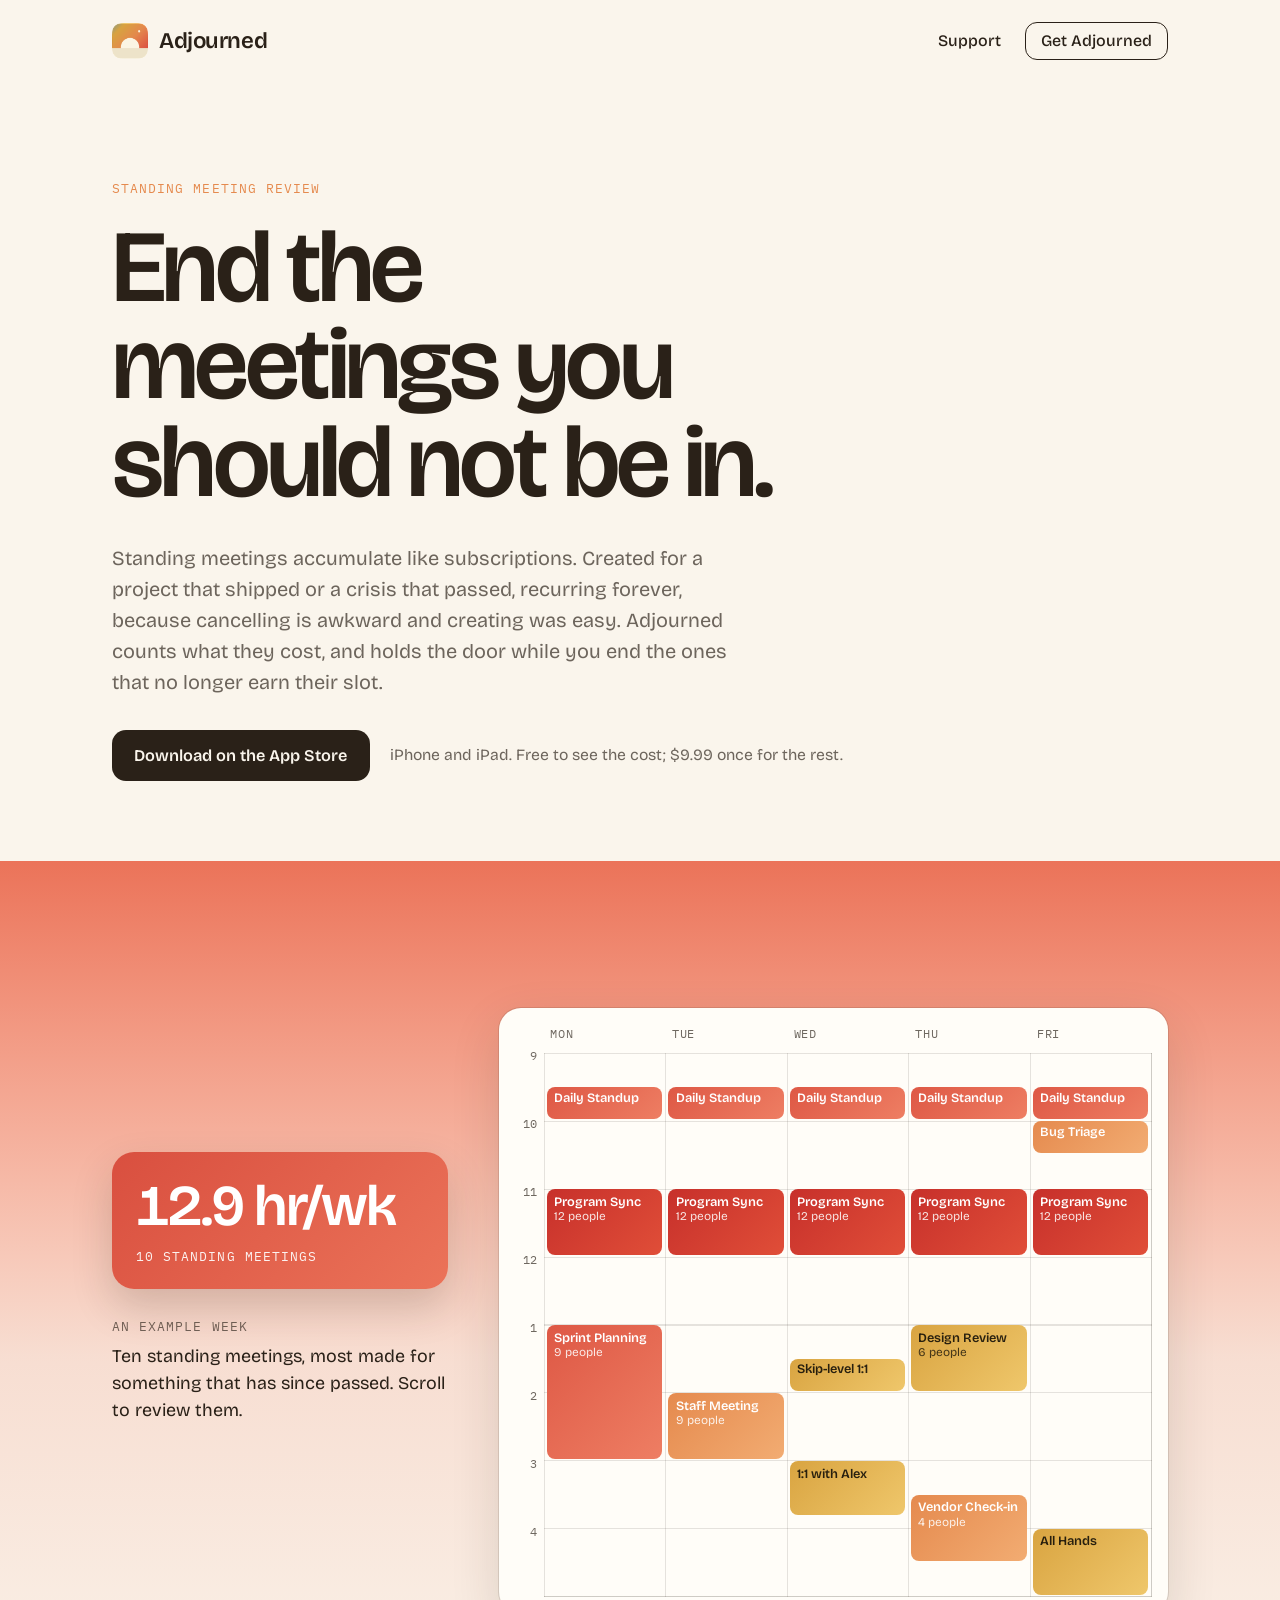
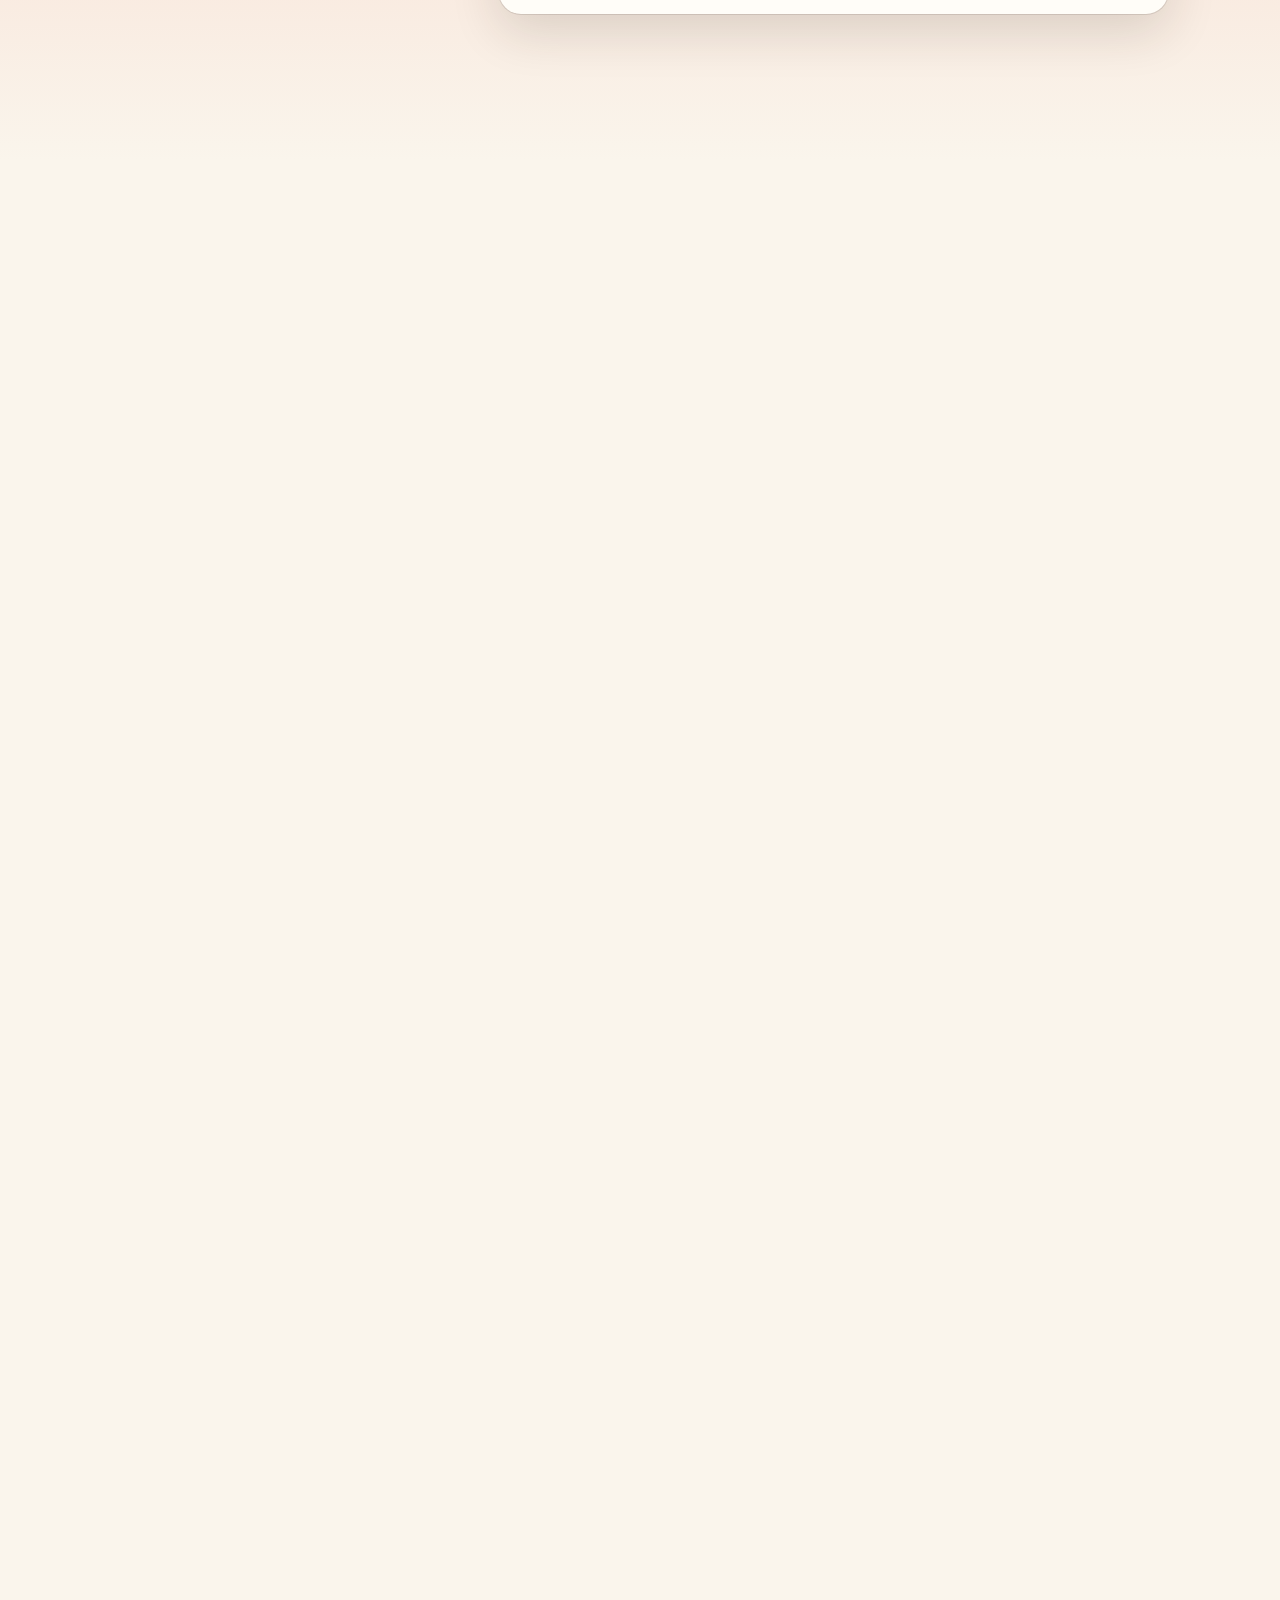
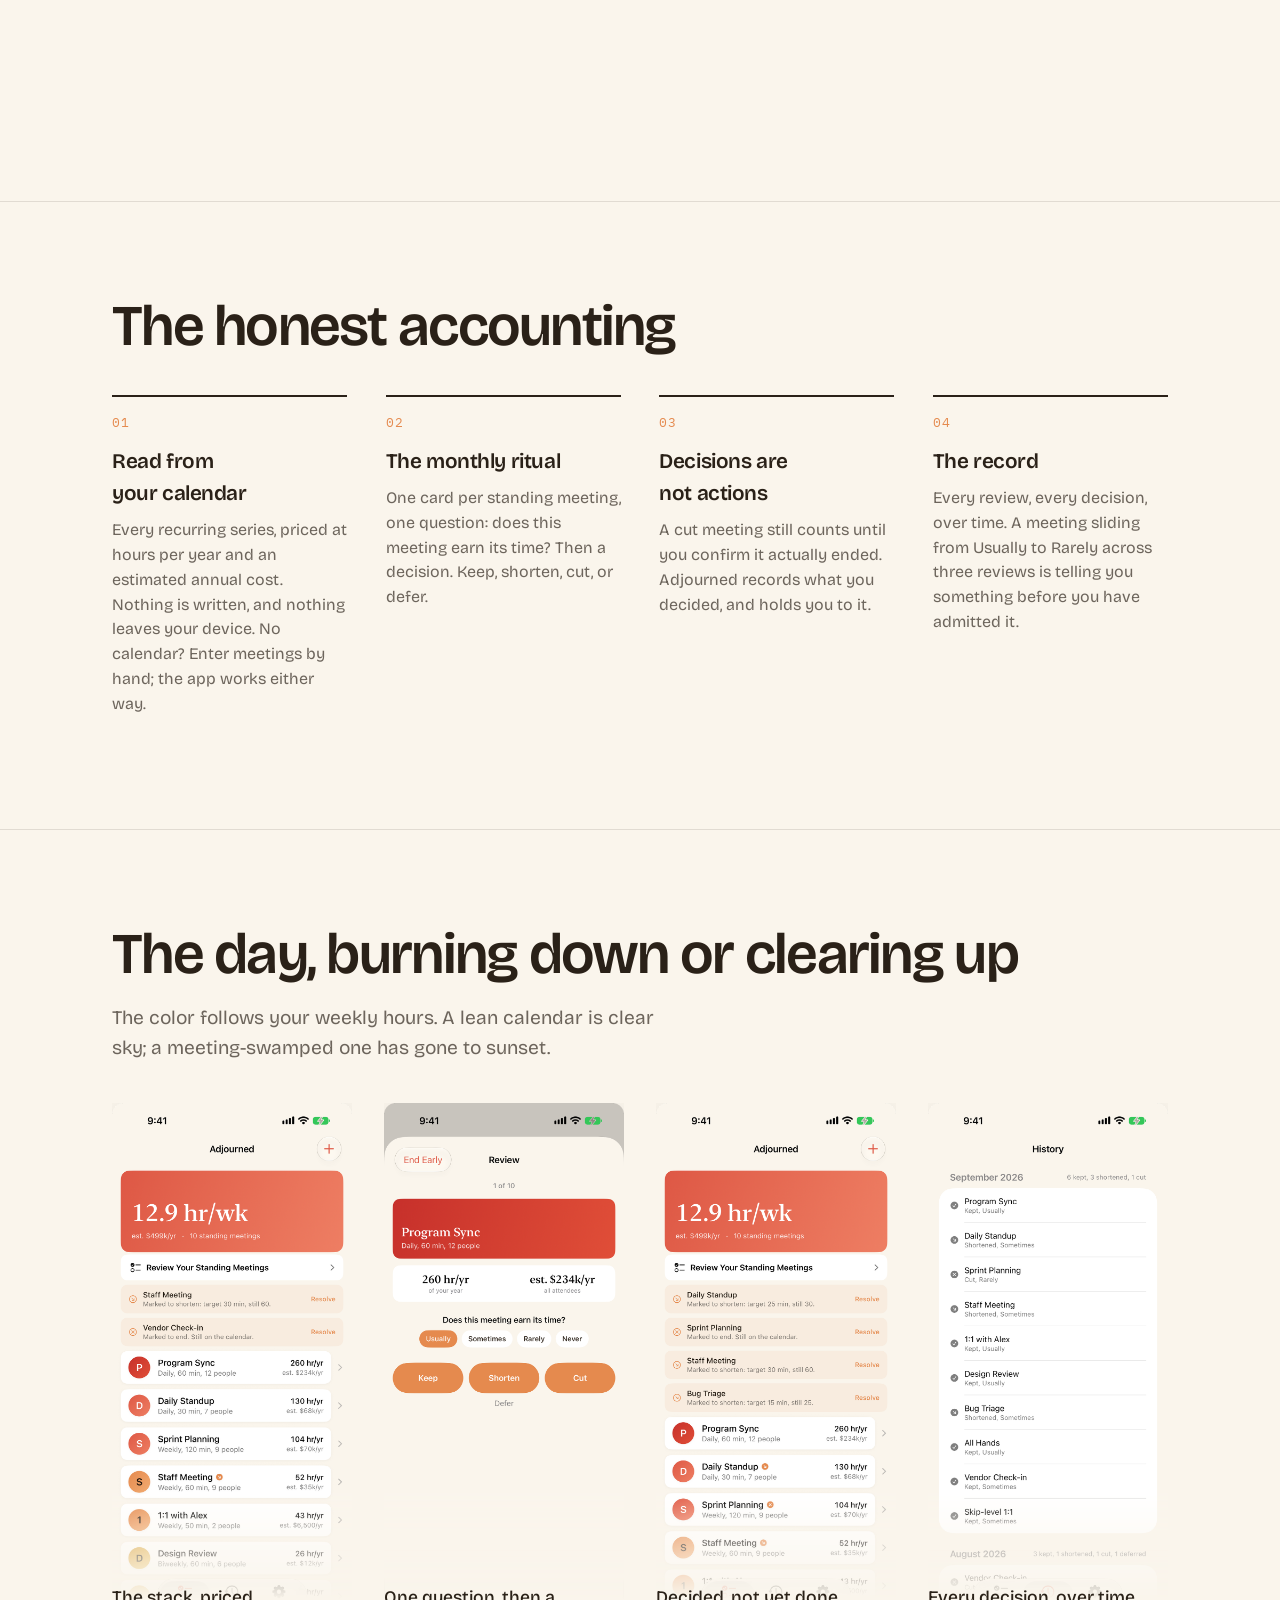
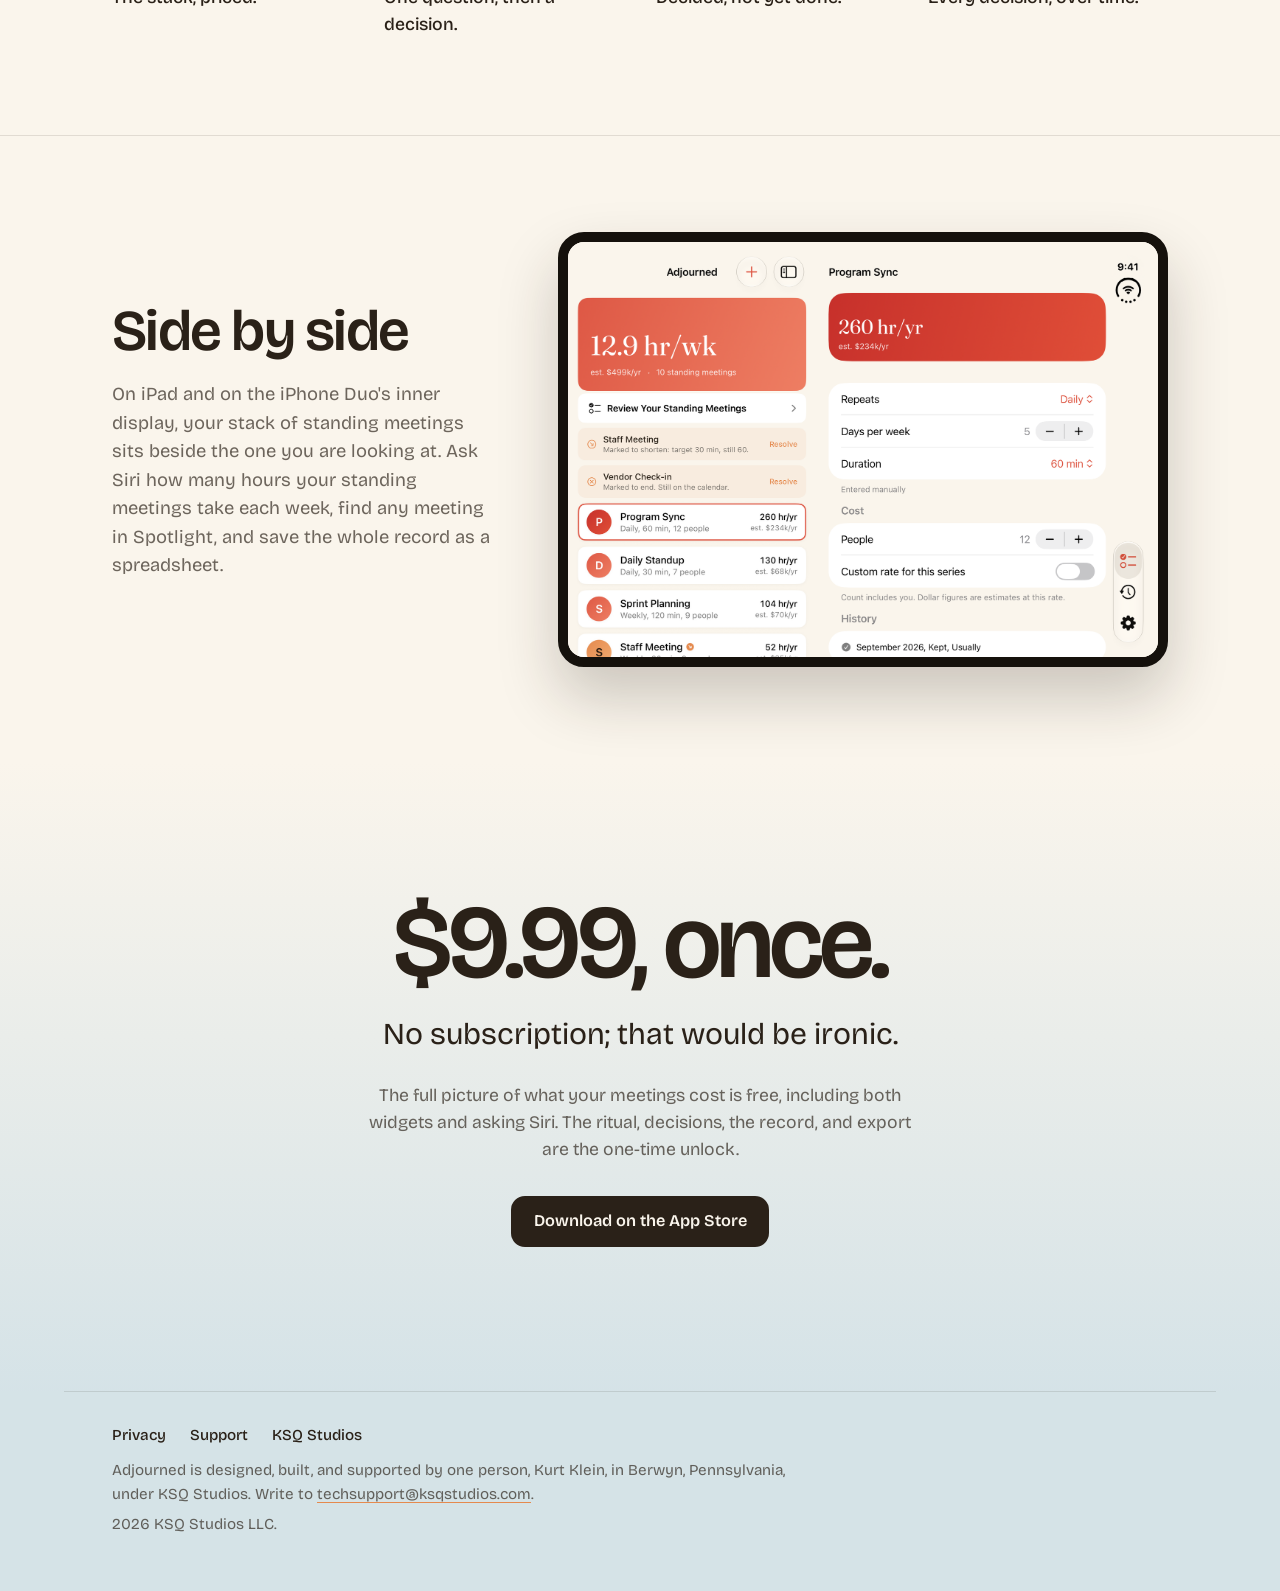
<file: index.html>
<!doctype html>
<html lang="en">
<head>
<meta charset="utf-8">
<meta name="viewport" content="width=device-width, initial-scale=1">
<title>Adjourned, end the meetings you should not be in</title>
<meta name="description" content="Standing meetings accumulate like subscriptions. Adjourned counts what they cost, and holds the door while you end the ones that no longer earn their slot.">
<meta property="og:type" content="website">
<meta property="og:url" content="https://adjournedapp.com">
<meta property="og:title" content="Adjourned">
<meta property="og:description" content="End the meetings you should not be in.">
<meta property="og:image" content="https://adjournedapp.com/og-image.png">
<meta name="twitter:card" content="summary_large_image">
<link rel="canonical" href="https://adjournedapp.com">
<meta name="theme-color" content="#faf5ec">
<link rel="icon" href="/favicon.png">
<link rel="apple-touch-icon" href="/apple-touch-icon.png">
<link rel="preconnect" href="https://fonts.googleapis.com">
<link rel="preconnect" href="https://fonts.gstatic.com" crossorigin>
<link href="https://fonts.googleapis.com/css2?family=Bricolage+Grotesque:opsz,wght@12..96,300..700&family=IBM+Plex+Mono:wght@400;500&display=swap" rel="stylesheet">
<link rel="stylesheet" href="/styles.css">
<script defer src="/scripts.js"></script>
</head>
<body>

<header class="bar">
  <div class="bar-inner">
    <a class="mark" href="/"><img src="/apple-touch-icon.png" alt="" width="36" height="36">Adjourned</a>
    <nav aria-label="Site">
      <a href="/support">Support</a>
      <a class="bar-cta" href="https://apps.apple.com/us/app/adjourned/id6806115869" rel="noopener">Get Adjourned</a>
    </nav>
  </div>
</header>

<main>

  <section class="hero">
    <p class="eyebrow">Standing meeting review</p>
    <h1>End the meetings you should not be in.</h1>
    <p class="lede">
      Standing meetings accumulate like subscriptions. Created for a project
      that shipped or a crisis that passed, recurring forever, because
      cancelling is awkward and creating was easy. Adjourned counts what they
      cost, and holds the door while you end the ones that no longer earn
      their slot.
    </p>
    <p class="buy">
      <a class="button" href="https://apps.apple.com/us/app/adjourned/id6806115869" rel="noopener">Download on the App Store</a>
      <span>iPhone and iPad. Free to see the cost; $9.99 once for the rest.</span>
    </p>
  </section>

  <!-- The review. A tall section with a sticky week inside it: scrolling
       through it runs a monthly review. First every meeting gets a decision
       and the number does not move. Then the decisions are carried out, the
       week clears, the number falls, and the color goes from sunset back
       toward clear sky. -->
  <section class="review" id="review">
    <div class="review-stick">
      <div class="review-inner">

        <div class="review-side">
          <div class="hours" id="hours">
            <p class="hours-num"><span id="hours-val">12.9</span> hr/wk</p>
            <p class="hours-sub"><span id="hours-count">10</span> standing meetings</p>
          </div>
          <ol class="steps" id="steps">
            <li class="is-on">
              <span class="step-tag">An example week</span>
              Ten standing meetings, most made for something that has since
              passed. Scroll to review them.
            </li>
            <li>
              <span class="step-tag">The review</span>
              One question per meeting: does it earn its time? Then a
              decision. Keep, shorten, or cut.
            </li>
            <li>
              <span class="step-tag">Still 12.9</span>
              Decisions do not lower the number. Until a meeting actually
              ends, it still counts.
            </li>
            <li>
              <span class="step-tag">The follow-through</span>
              You end them, and confirm each one. Adjourned never cancels
              anything for you.
            </li>
            <li>
              <span class="step-tag">Actions do</span>
              The same week, with the slots that no longer earned their time
              given back.
            </li>
          </ol>
        </div>

        <div class="week" id="week" aria-label="An example work week of standing meetings">
          <div class="days" aria-hidden="true"><span>Mon</span><span>Tue</span><span>Wed</span><span>Thu</span><span>Fri</span></div>
          <div class="grid">
            <div class="hours-col" aria-hidden="true"><span>9</span><span>10</span><span>11</span><span>12</span><span>1</span><span>2</span><span>3</span><span>4</span></div>
            <div class="cols">
              <!-- data-day 0 to 4, data-start minutes after 9:00, data-len and
                   data-to in minutes (data-to 0 means the meeting ends). -->
              <div class="mtg t-coral" data-m="standup" data-day="0" data-start="30" data-len="30" data-to="15"><b><span class="full">Daily Standup</span><span class="abbr">Standup</span></b></div>
              <div class="mtg t-coral" data-m="standup" data-day="1" data-start="30" data-len="30" data-to="15"><b><span class="full">Daily Standup</span><span class="abbr">Standup</span></b></div>
              <div class="mtg t-coral" data-m="standup" data-day="2" data-start="30" data-len="30" data-to="15"><b><span class="full">Daily Standup</span><span class="abbr">Standup</span></b></div>
              <div class="mtg t-coral" data-m="standup" data-day="3" data-start="30" data-len="30" data-to="15"><b><span class="full">Daily Standup</span><span class="abbr">Standup</span></b></div>
              <div class="mtg t-coral" data-m="standup" data-day="4" data-start="30" data-len="30" data-to="15"><b><span class="full">Daily Standup</span><span class="abbr">Standup</span></b></div>
              <div class="mtg t-verm" data-m="program" data-day="0" data-start="120" data-len="60" data-to="30"><b>Program Sync</b><i>12 people</i></div>
              <div class="mtg t-verm" data-m="program" data-day="1" data-start="120" data-len="60" data-to="30"><b>Program Sync</b><i>12 people</i></div>
              <div class="mtg t-verm" data-m="program" data-day="2" data-start="120" data-len="60" data-to="30"><b>Program Sync</b><i>12 people</i></div>
              <div class="mtg t-verm" data-m="program" data-day="3" data-start="120" data-len="60" data-to="30"><b>Program Sync</b><i>12 people</i></div>
              <div class="mtg t-verm" data-m="program" data-day="4" data-start="120" data-len="60" data-to="30"><b>Program Sync</b><i>12 people</i></div>
              <div class="mtg t-coral" data-m="sprint" data-day="0" data-start="240" data-len="120" data-to="0"><b>Sprint Planning</b><i>9 people</i></div>
              <div class="mtg t-apricot" data-m="staff" data-day="1" data-start="300" data-len="60" data-to="30"><b>Staff Meeting</b><i>9 people</i></div>
              <div class="mtg t-golden" data-m="skip" data-day="2" data-start="270" data-len="30" data-to="30"><b><span class="full">Skip-level 1:1</span><span class="abbr">Skip-level</span></b></div>
              <div class="mtg t-golden" data-m="alex" data-day="2" data-start="360" data-len="50" data-to="50"><b>1:1 with Alex</b></div>
              <div class="mtg t-golden" data-m="design" data-day="3" data-start="240" data-len="60" data-to="60"><b>Design Review</b><i>6 people</i></div>
              <div class="mtg t-apricot" data-m="vendor" data-day="3" data-start="390" data-len="60" data-to="0"><b>Vendor Check-in</b><i>4 people</i></div>
              <div class="mtg t-apricot" data-m="bug" data-day="4" data-start="60" data-len="30" data-to="15"><b><span class="full">Bug Triage</span><span class="abbr">Triage</span></b></div>
              <div class="mtg t-golden" data-m="allhands" data-day="4" data-start="420" data-len="60" data-to="60"><b>All Hands</b></div>
            </div>
          </div>
        </div>

      </div>
    </div>
  </section>

  <section class="band">
    <div class="band-inner">
      <h2>The honest accounting</h2>
      <div class="ledger">
        <div>
          <p class="num">01</p>
          <h3>Read from your calendar</h3>
          <p>Every recurring series, priced at hours per year and an estimated annual cost. Nothing is written, and nothing leaves your device. No calendar? Enter meetings by hand; the app works either way.</p>
        </div>
        <div>
          <p class="num">02</p>
          <h3>The monthly ritual</h3>
          <p>One card per standing meeting, one question: does this meeting earn its time? Then a decision. Keep, shorten, cut, or defer.</p>
        </div>
        <div>
          <p class="num">03</p>
          <h3>Decisions are not actions</h3>
          <p>A cut meeting still counts until you confirm it actually ended. Adjourned records what you decided, and holds you to it.</p>
        </div>
        <div>
          <p class="num">04</p>
          <h3>The record</h3>
          <p>Every review, every decision, over time. A meeting sliding from Usually to Rarely across three reviews is telling you something before you have admitted it.</p>
        </div>
      </div>
    </div>
  </section>

  <section class="band shots-band">
    <div class="band-inner">
      <h2>The day, burning down or clearing up</h2>
      <p class="band-lede">The color follows your weekly hours. A lean calendar is clear sky; a meeting-swamped one has gone to sunset.</p>
      <div class="shots">
        <figure><img src="/images/shot-stack.png" alt="The stack: 12.9 hours a week across ten standing meetings, each priced in hours per year." width="900" height="1865" loading="lazy"><figcaption>The stack, priced.</figcaption></figure>
        <figure><img src="/images/shot-ritual.png" alt="A review card for Program Sync asking whether the meeting earns its time, with Keep, Shorten and Cut." width="900" height="1865" loading="lazy"><figcaption>One question, then a decision.</figcaption></figure>
        <figure><img src="/images/shot-pending.png" alt="Pending decisions: meetings marked to shorten or end that are still on the calendar." width="900" height="1865" loading="lazy"><figcaption>Decided, not yet done.</figcaption></figure>
        <figure><img src="/images/shot-record.png" alt="The history of reviews, month by month, with each decision." width="900" height="1865" loading="lazy"><figcaption>Every decision, over time.</figcaption></figure>
      </div>
    </div>
  </section>

  <section class="band">
    <div class="band-inner wide-pair">
      <div>
        <h2>Side by side</h2>
        <p>
          On iPad and on the iPhone Duo's inner display, your stack of
          standing meetings sits beside the one you are looking at. Ask Siri
          how many hours your standing meetings take each week, find any
          meeting in Spotlight, and save the whole record as a spreadsheet.
        </p>
      </div>
      <figure class="duo">
        <img src="/images/duo.png" alt="Adjourned on the unfolded iPhone Duo: the stack at 12.9 hours a week beside Program Sync, 260 hours a year." width="1600" height="1125" loading="lazy">
      </figure>
    </div>
  </section>

  <section class="price">
    <p class="price-num">$9.99, once.</p>
    <p class="price-line">No subscription; that would be ironic.</p>
    <p class="price-sub">
      The full picture of what your meetings cost is free, including both
      widgets and asking Siri. The ritual, decisions, the record, and export
      are the one-time unlock.
    </p>
    <p class="buy">
      <a class="button" href="https://apps.apple.com/us/app/adjourned/id6806115869" rel="noopener">Download on the App Store</a>
    </p>
  </section>

</main>

<footer class="foot">
  <div class="foot-inner">
    <nav aria-label="Footer">
      <a href="/privacy">Privacy</a>
      <a href="/support">Support</a>
      <a href="https://ksqstudios.com">KSQ Studios</a>
    </nav>
    <p>Adjourned is designed, built, and supported by one person, Kurt Klein, in Berwyn, Pennsylvania, under KSQ Studios. Write to <a href="mailto:techsupport@ksqstudios.com">techsupport@ksqstudios.com</a>.</p>
    <p>2026 KSQ Studios LLC.</p>
  </div>
</footer>

</body>
</html>
</file>
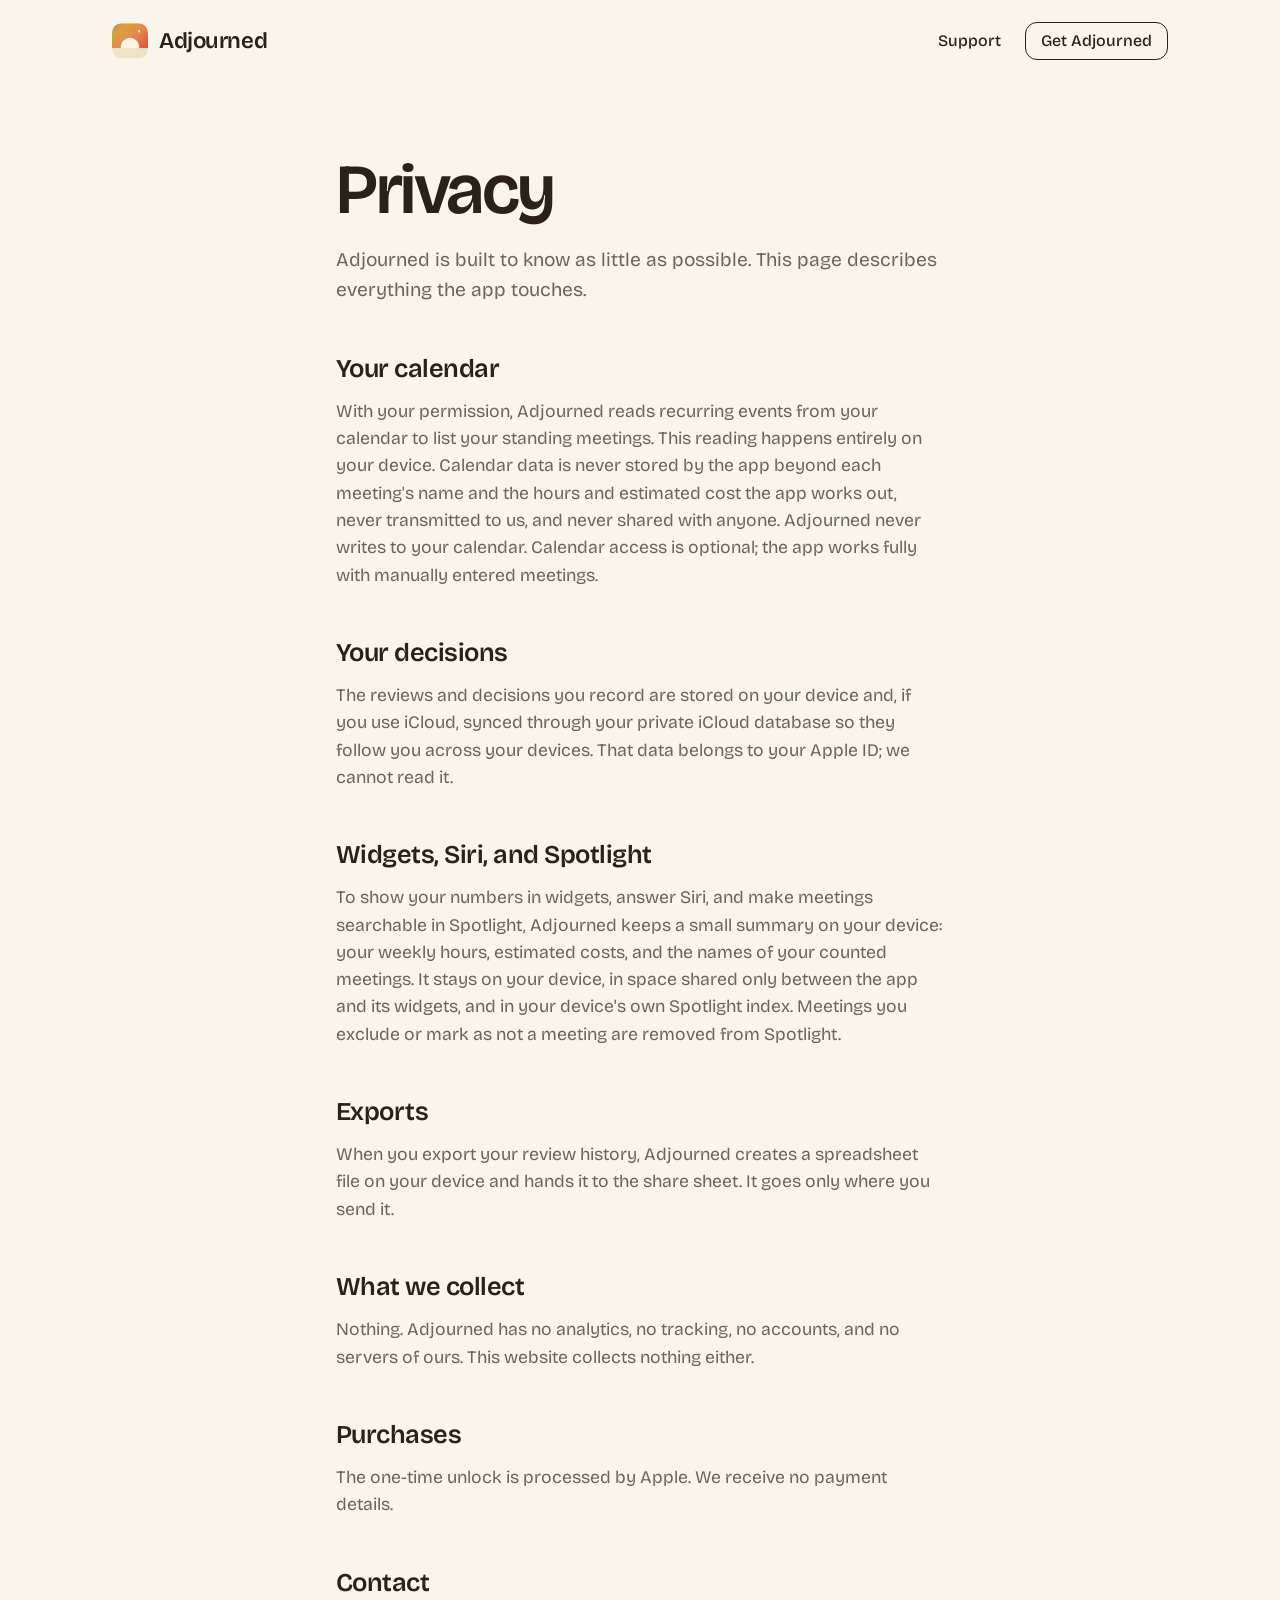
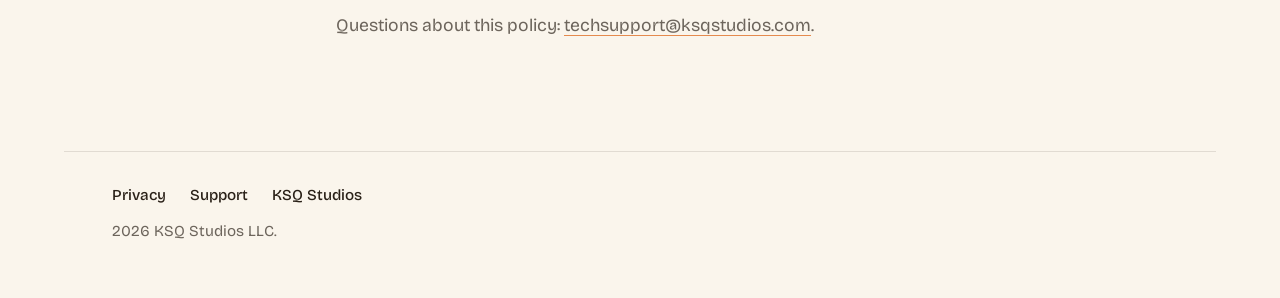
<file: privacy.html>
<!DOCTYPE html>
<html lang="en">
<head>
  <meta charset="utf-8">
  <meta name="viewport" content="width=device-width, initial-scale=1">
  <title>Privacy | Adjourned</title>
  <meta name="description" content="Adjourned privacy policy.">
  <meta name="theme-color" content="#faf5ec">
  <link rel="icon" href="/favicon.png">
  <link rel="preconnect" href="https://fonts.googleapis.com">
  <link rel="preconnect" href="https://fonts.gstatic.com" crossorigin>
  <link href="https://fonts.googleapis.com/css2?family=Bricolage+Grotesque:opsz,wght@12..96,300..700&family=IBM+Plex+Mono:wght@400;500&display=swap" rel="stylesheet">
  <link rel="stylesheet" href="/styles.css">
</head>
<body class="doc-page">

<header class="bar">
  <div class="bar-inner">
    <a class="mark" href="/"><img src="/apple-touch-icon.png" alt="" width="36" height="36">Adjourned</a>
    <nav aria-label="Site">
      <a href="/support">Support</a>
      <a class="bar-cta" href="https://apps.apple.com/us/app/adjourned/id6806115869" rel="noopener">Get Adjourned</a>
    </nav>
  </div>
</header>

<main class="doc">
  <h1>Privacy</h1>
  <p>Adjourned is built to know as little as possible. This page describes everything the app touches.</p>

  <h2>Your calendar</h2>
  <p>With your permission, Adjourned reads recurring events from your calendar to list your standing meetings. This reading happens entirely on your device. Calendar data is never stored by the app beyond each meeting's name and the hours and estimated cost the app works out, never transmitted to us, and never shared with anyone. Adjourned never writes to your calendar. Calendar access is optional; the app works fully with manually entered meetings.</p>

  <h2>Your decisions</h2>
  <p>The reviews and decisions you record are stored on your device and, if you use iCloud, synced through your private iCloud database so they follow you across your devices. That data belongs to your Apple ID; we cannot read it.</p>

  <h2>Widgets, Siri, and Spotlight</h2>
  <p>To show your numbers in widgets, answer Siri, and make meetings searchable in Spotlight, Adjourned keeps a small summary on your device: your weekly hours, estimated costs, and the names of your counted meetings. It stays on your device, in space shared only between the app and its widgets, and in your device's own Spotlight index. Meetings you exclude or mark as not a meeting are removed from Spotlight.</p>

  <h2>Exports</h2>
  <p>When you export your review history, Adjourned creates a spreadsheet file on your device and hands it to the share sheet. It goes only where you send it.</p>

  <h2>What we collect</h2>
  <p>Nothing. Adjourned has no analytics, no tracking, no accounts, and no servers of ours. This website collects nothing either.</p>

  <h2>Purchases</h2>
  <p>The one-time unlock is processed by Apple. We receive no payment details.</p>

  <h2>Contact</h2>
  <p>Questions about this policy: <a href="mailto:techsupport@ksqstudios.com">techsupport@ksqstudios.com</a>.</p>
</main>

<footer class="foot">
  <div class="foot-inner">
    <nav aria-label="Footer">
      <a href="/privacy">Privacy</a>
      <a href="/support">Support</a>
      <a href="https://ksqstudios.com">KSQ Studios</a>
    </nav>
    <p>2026 KSQ Studios LLC.</p>
  </div>
</footer>

</body>
</html>
</file>
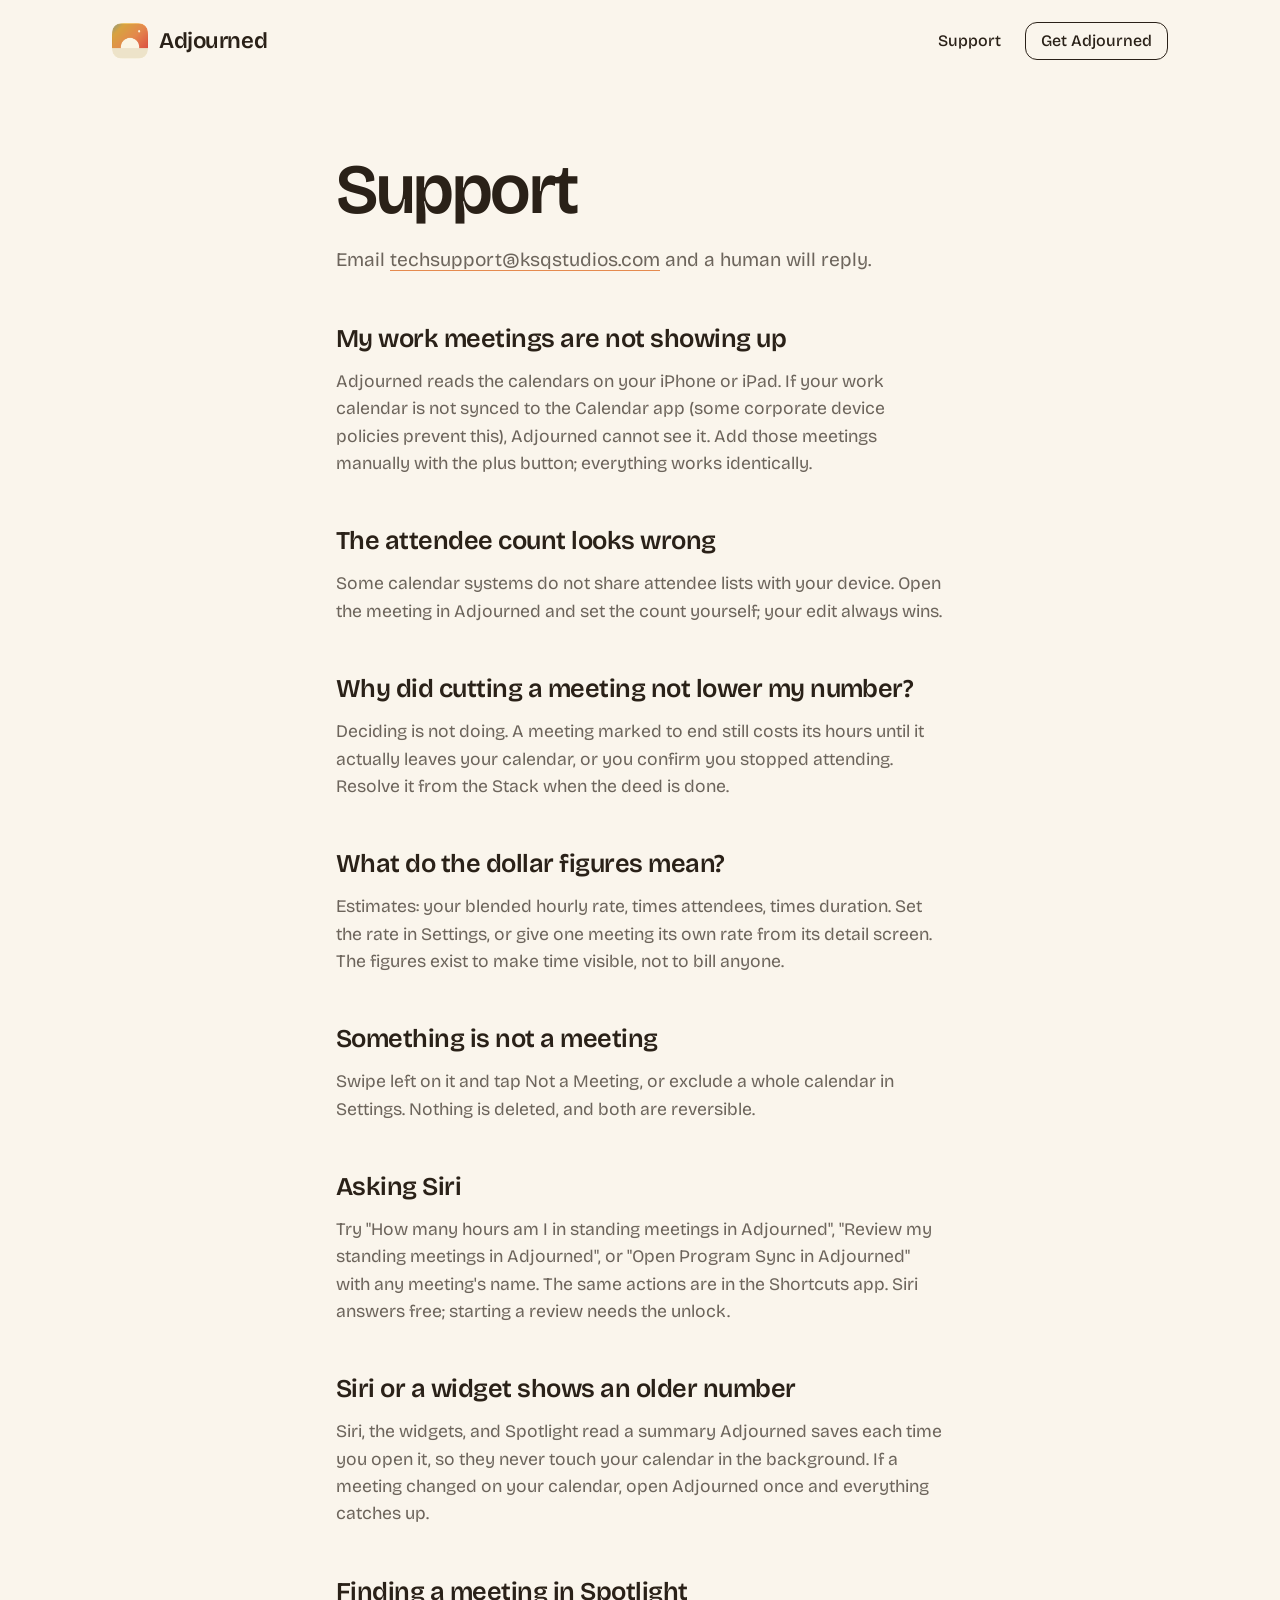
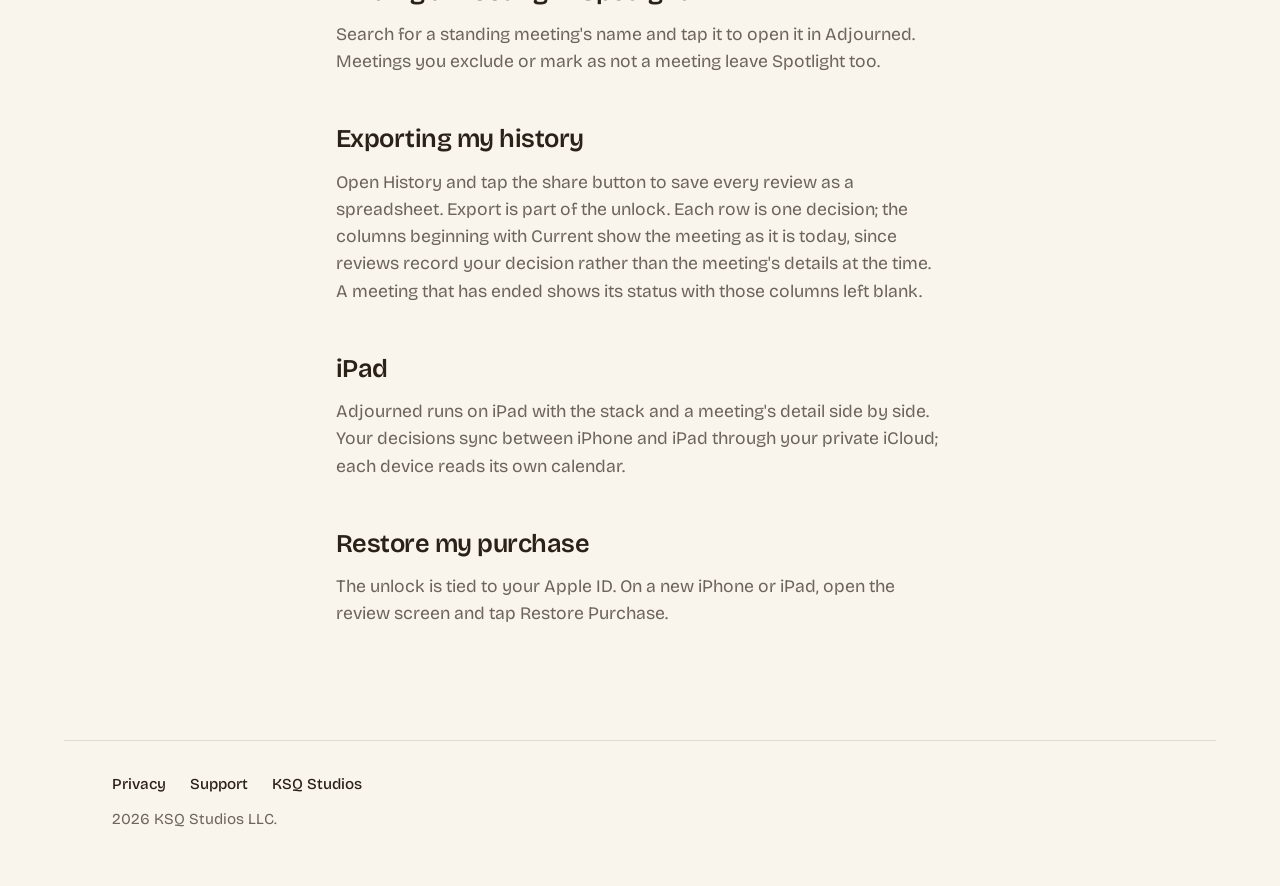
<file: support.html>
<!DOCTYPE html>
<html lang="en">
<head>
  <meta charset="utf-8">
  <meta name="viewport" content="width=device-width, initial-scale=1">
  <title>Support | Adjourned</title>
  <meta name="description" content="Adjourned support and frequently asked questions.">
  <meta name="theme-color" content="#faf5ec">
  <link rel="icon" href="/favicon.png">
  <link rel="preconnect" href="https://fonts.googleapis.com">
  <link rel="preconnect" href="https://fonts.gstatic.com" crossorigin>
  <link href="https://fonts.googleapis.com/css2?family=Bricolage+Grotesque:opsz,wght@12..96,300..700&family=IBM+Plex+Mono:wght@400;500&display=swap" rel="stylesheet">
  <link rel="stylesheet" href="/styles.css">
</head>
<body class="doc-page">

<header class="bar">
  <div class="bar-inner">
    <a class="mark" href="/"><img src="/apple-touch-icon.png" alt="" width="36" height="36">Adjourned</a>
    <nav aria-label="Site">
      <a href="/support">Support</a>
      <a class="bar-cta" href="https://apps.apple.com/us/app/adjourned/id6806115869" rel="noopener">Get Adjourned</a>
    </nav>
  </div>
</header>

<main class="doc">
  <h1>Support</h1>
  <p>Email <a href="mailto:techsupport@ksqstudios.com">techsupport@ksqstudios.com</a> and a human will reply.</p>

  <h2>My work meetings are not showing up</h2>
  <p>Adjourned reads the calendars on your iPhone or iPad. If your work calendar is not synced to the Calendar app (some corporate device policies prevent this), Adjourned cannot see it. Add those meetings manually with the plus button; everything works identically.</p>

  <h2>The attendee count looks wrong</h2>
  <p>Some calendar systems do not share attendee lists with your device. Open the meeting in Adjourned and set the count yourself; your edit always wins.</p>

  <h2>Why did cutting a meeting not lower my number?</h2>
  <p>Deciding is not doing. A meeting marked to end still costs its hours until it actually leaves your calendar, or you confirm you stopped attending. Resolve it from the Stack when the deed is done.</p>

  <h2>What do the dollar figures mean?</h2>
  <p>Estimates: your blended hourly rate, times attendees, times duration. Set the rate in Settings, or give one meeting its own rate from its detail screen. The figures exist to make time visible, not to bill anyone.</p>

  <h2>Something is not a meeting</h2>
  <p>Swipe left on it and tap Not a Meeting, or exclude a whole calendar in Settings. Nothing is deleted, and both are reversible.</p>

  <h2>Asking Siri</h2>
  <p>Try "How many hours am I in standing meetings in Adjourned", "Review my standing meetings in Adjourned", or "Open Program Sync in Adjourned" with any meeting's name. The same actions are in the Shortcuts app. Siri answers free; starting a review needs the unlock.</p>

  <h2>Siri or a widget shows an older number</h2>
  <p>Siri, the widgets, and Spotlight read a summary Adjourned saves each time you open it, so they never touch your calendar in the background. If a meeting changed on your calendar, open Adjourned once and everything catches up.</p>

  <h2>Finding a meeting in Spotlight</h2>
  <p>Search for a standing meeting's name and tap it to open it in Adjourned. Meetings you exclude or mark as not a meeting leave Spotlight too.</p>

  <h2>Exporting my history</h2>
  <p>Open History and tap the share button to save every review as a spreadsheet. Export is part of the unlock. Each row is one decision; the columns beginning with Current show the meeting as it is today, since reviews record your decision rather than the meeting's details at the time. A meeting that has ended shows its status with those columns left blank.</p>

  <h2>iPad</h2>
  <p>Adjourned runs on iPad with the stack and a meeting's detail side by side. Your decisions sync between iPhone and iPad through your private iCloud; each device reads its own calendar.</p>

  <h2>Restore my purchase</h2>
  <p>The unlock is tied to your Apple ID. On a new iPhone or iPad, open the review screen and tap Restore Purchase.</p>
</main>

<footer class="foot">
  <div class="foot-inner">
    <nav aria-label="Footer">
      <a href="/privacy">Privacy</a>
      <a href="/support">Support</a>
      <a href="https://ksqstudios.com">KSQ Studios</a>
    </nav>
    <p>2026 KSQ Studios LLC.</p>
  </div>
</footer>

</body>
</html>
</file>
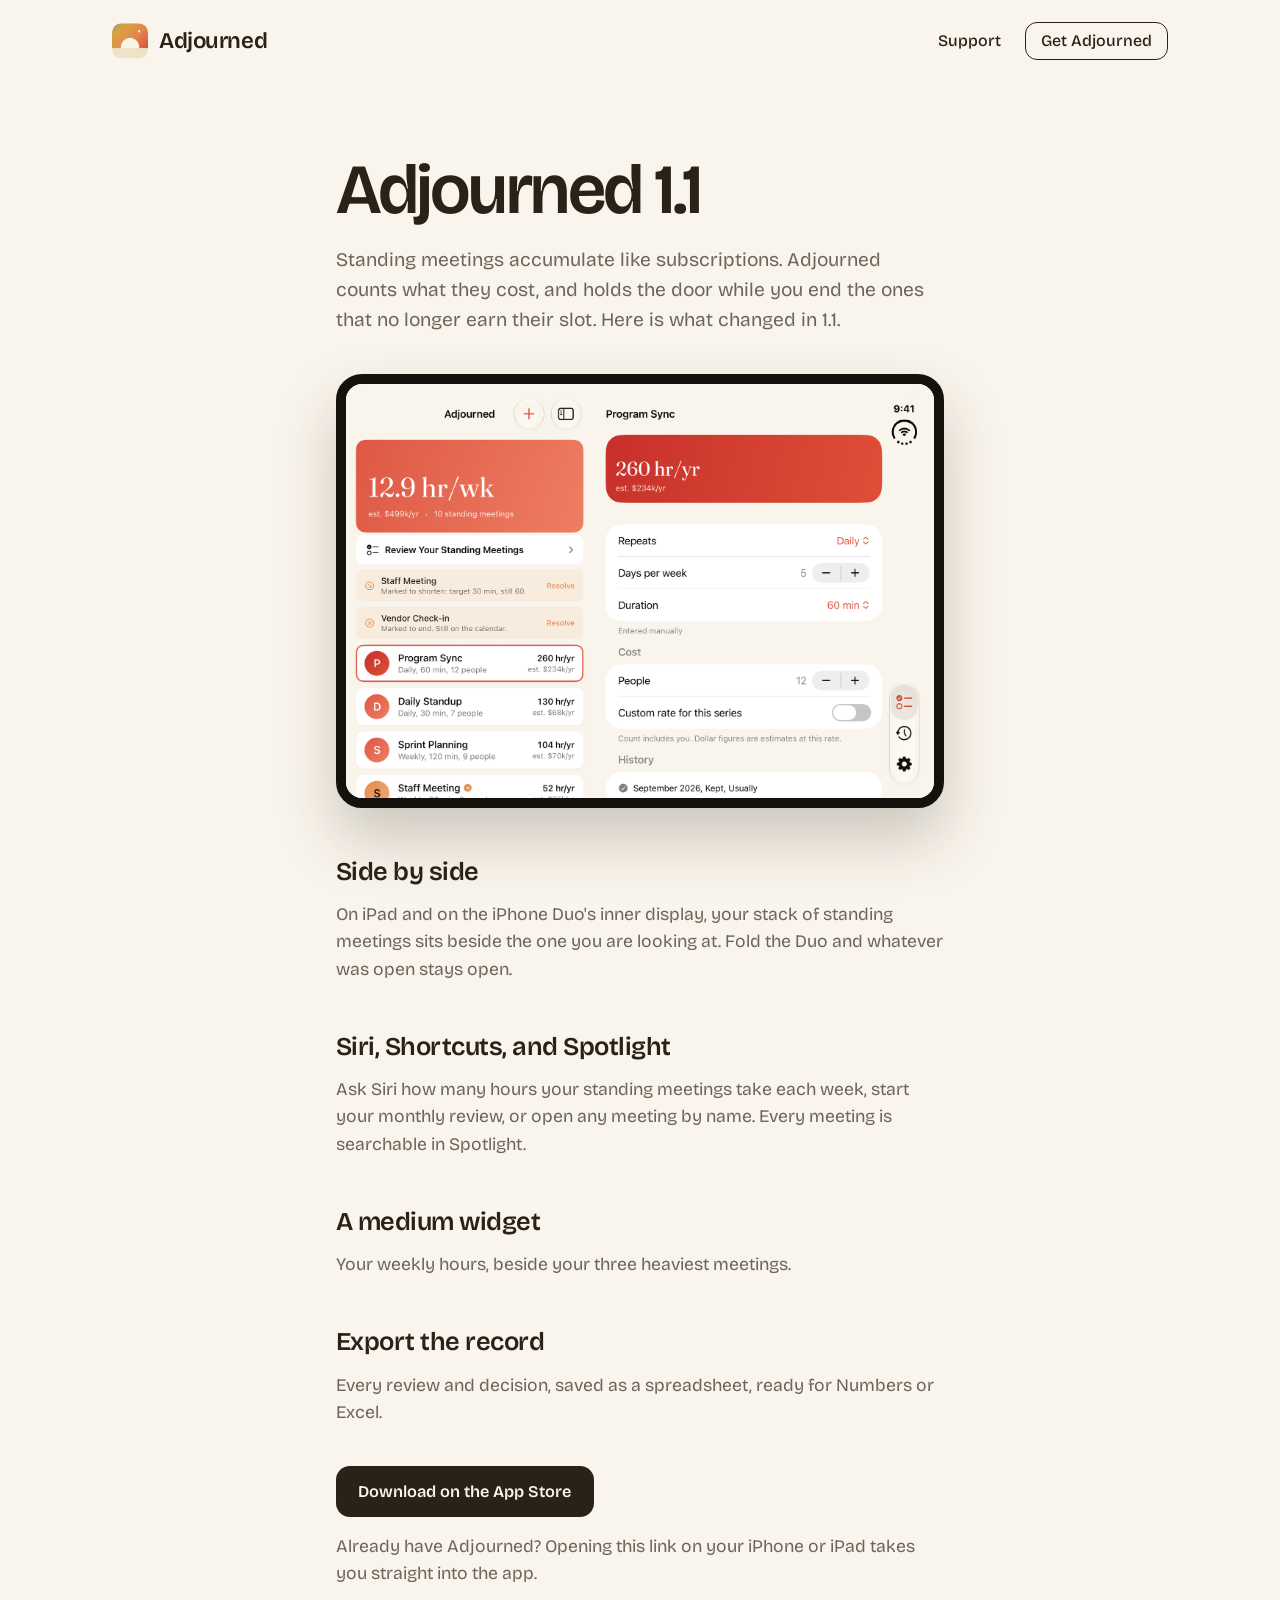
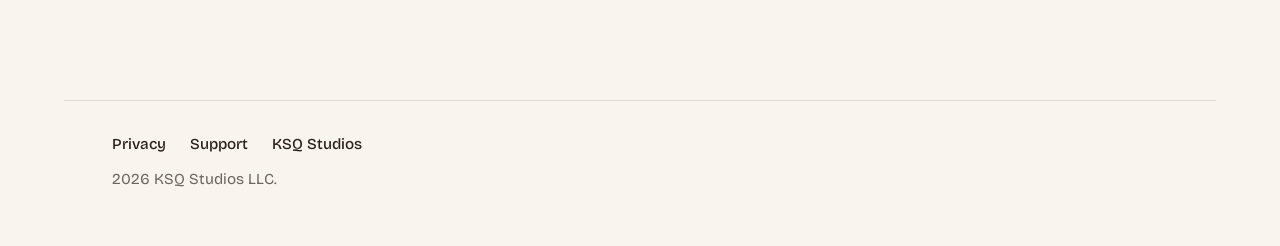
<file: event/duo.html>
<!DOCTYPE html>
<html lang="en">
<head>
  <meta charset="utf-8">
  <meta name="viewport" content="width=device-width, initial-scale=1">
  <title>Adjourned 1.1: iPad, iPhone Duo, and Siri</title>
  <meta name="description" content="Adjourned 1.1 puts your stack of standing meetings beside the one you are looking at, on iPad and iPhone Duo, and adds Siri, Spotlight, a medium widget, and export.">
  <meta name="theme-color" content="#faf5ec">
  <link rel="icon" href="/favicon.png">
  <link rel="apple-touch-icon" href="/apple-touch-icon.png">
  <link rel="preconnect" href="https://fonts.googleapis.com">
  <link rel="preconnect" href="https://fonts.gstatic.com" crossorigin>
  <link href="https://fonts.googleapis.com/css2?family=Bricolage+Grotesque:opsz,wght@12..96,300..700&family=IBM+Plex+Mono:wght@400;500&display=swap" rel="stylesheet">
  <link rel="stylesheet" href="/styles.css">
</head>
<body class="doc-page">

<header class="bar">
  <div class="bar-inner">
    <a class="mark" href="/"><img src="/apple-touch-icon.png" alt="" width="36" height="36">Adjourned</a>
    <nav aria-label="Site">
      <a href="/support">Support</a>
      <a class="bar-cta" href="https://apps.apple.com/us/app/adjourned/id6806115869" rel="noopener">Get Adjourned</a>
    </nav>
  </div>
</header>

<main class="doc">
  <h1>Adjourned 1.1</h1>
  <p>Standing meetings accumulate like subscriptions. Adjourned counts what they cost, and holds the door while you end the ones that no longer earn their slot. Here is what changed in 1.1.</p>

  <figure class="duo">
    <img src="/images/duo.png" alt="Adjourned on the unfolded iPhone Duo: the stack at 12.9 hours a week beside Program Sync, 260 hours a year." width="1600" height="1125">
  </figure>

  <h2>Side by side</h2>
  <p>On iPad and on the iPhone Duo's inner display, your stack of standing meetings sits beside the one you are looking at. Fold the Duo and whatever was open stays open.</p>

  <h2>Siri, Shortcuts, and Spotlight</h2>
  <p>Ask Siri how many hours your standing meetings take each week, start your monthly review, or open any meeting by name. Every meeting is searchable in Spotlight.</p>

  <h2>A medium widget</h2>
  <p>Your weekly hours, beside your three heaviest meetings.</p>

  <h2>Export the record</h2>
  <p>Every review and decision, saved as a spreadsheet, ready for Numbers or Excel.</p>

  <p class="buy"><a class="button" href="https://apps.apple.com/us/app/adjourned/id6806115869" rel="noopener">Download on the App Store</a></p>

  <p>Already have Adjourned? Opening this link on your iPhone or iPad takes you straight into the app.</p>
</main>

<footer class="foot">
  <div class="foot-inner">
    <nav aria-label="Footer">
      <a href="/privacy">Privacy</a>
      <a href="/support">Support</a>
      <a href="https://ksqstudios.com">KSQ Studios</a>
    </nav>
    <p>2026 KSQ Studios LLC.</p>
  </div>
</footer>

</body>
</html>
</file>
<file: styles.css>
/*
  adjournedapp.com

  The app's sunset arc, set against a working week. Cream paper, warm ink,
  and the five tones the app gives your weekly hours: clear sky, golden,
  apricot, coral, vermilion. On the home page a sticky week runs a monthly
  review as you scroll: decisions first, which change nothing, then the
  follow-through, which clears the week and brings the color back toward
  clear sky.

  Bricolage Grotesque for everything set, IBM Plex Mono for figures and
  labels.

  No analytics. The privacy policy says the site collects nothing, so keep
  it that way.
*/

:root {
  --cream: #faf5ec;
  --paper: #fffdf8;
  --ink: #2a2118;
  --soft: rgba(42, 33, 24, 0.68);
  --hair: rgba(42, 33, 24, 0.12);

  --sky: #4a90c2;      --sky-2: #7fb8dc;
  --golden: #d9a441;   --golden-2: #efc76b;
  --apricot: #e58a4e;  --apricot-2: #f2ac72;
  --coral: #de5845;    --coral-2: #ee7e63;
  --verm: #c7302b;     --verm-2: #e04e38;

  /* The current sky, set by the script from the weekly hours. */
  --now: var(--coral);
  --now-2: var(--coral-2);

  --sans: "Bricolage Grotesque", -apple-system, BlinkMacSystemFont, system-ui, sans-serif;
  --mono: "IBM Plex Mono", ui-monospace, Menlo, monospace;

  --page: 72rem;
  --gutter: clamp(1.25rem, 4vw, 3rem);
}

*, *::before, *::after { box-sizing: border-box; }

html { -webkit-text-size-adjust: 100%; }

body {
  margin: 0;
  background: var(--cream);
  color: var(--ink);
  font-family: var(--sans);
  font-size: 1.1rem;
  line-height: 1.55;
  -webkit-font-smoothing: antialiased;
}

img { max-width: 100%; height: auto; display: block; }

a { color: inherit; text-decoration-color: var(--apricot); text-underline-offset: 0.2em; }

:focus-visible { outline: 2px solid var(--apricot); outline-offset: 3px; border-radius: 3px; }

h1, h2, h3 { margin: 0; font-weight: 600; letter-spacing: -0.02em; text-wrap: balance; }

p { margin: 0 0 1rem; }

.eyebrow, .num, .step-tag, .hours-sub {
  font-family: var(--mono);
  font-size: 0.82rem;
  letter-spacing: 0.08em;
  text-transform: uppercase;
}

.button {
  display: inline-block;
  background: var(--ink);
  color: var(--cream);
  font-weight: 600;
  font-size: 1.02rem;
  text-decoration: none;
  padding: 0.8rem 1.4rem;
  border-radius: 14px;
}

.button:hover { background: #3c3024; }

.buy { display: flex; flex-wrap: wrap; align-items: center; gap: 0.75rem 1.25rem; margin-top: 2rem; }
.buy span { font-size: 0.98rem; color: var(--soft); }

/* ---------- Bar ---------- */

.bar-inner {
  max-width: var(--page);
  margin: 0 auto;
  padding: 1.4rem var(--gutter);
  display: flex;
  align-items: center;
  justify-content: space-between;
}

.mark {
  display: flex;
  align-items: center;
  gap: 0.7rem;
  font-weight: 600;
  font-size: 1.4rem;
  letter-spacing: -0.02em;
  text-decoration: none;
}

.mark img { border-radius: 9px; }

.bar nav { display: flex; align-items: center; gap: 1.5rem; font-weight: 500; font-size: 1rem; }
.bar nav a { text-decoration: none; }
.bar-cta { border: 1px solid var(--ink); padding: 0.35rem 0.95rem; border-radius: 12px; }

/* ---------- Hero ---------- */

.hero {
  max-width: var(--page);
  margin: 0 auto;
  padding: clamp(3rem, 8vw, 6rem) var(--gutter) clamp(3rem, 6vw, 4rem);
}

.eyebrow { color: var(--apricot); margin-bottom: 1.25rem; }

.hero h1 {
  font-size: clamp(3rem, 8vw, 6.4rem);
  line-height: 0.95;
  letter-spacing: -0.035em;
  max-width: 13ch;
}

.lede { margin-top: 2rem; max-width: 40rem; font-size: 1.25rem; color: var(--soft); }

/* ---------- The review ---------- */

.review { height: 460vh; position: relative; }

.review-stick {
  position: sticky;
  top: 0;
  height: 100vh;
  overflow: hidden;
  background: linear-gradient(var(--now-2), color-mix(in srgb, var(--now-2) 18%, var(--cream)) 55%, var(--cream));
  transition: background 0.3s linear;
}

.review-inner {
  max-width: var(--page);
  height: 100%;
  margin: 0 auto;
  padding: clamp(1.5rem, 5vh, 3.5rem) var(--gutter);
  display: grid;
  grid-template-columns: minmax(0, 21rem) minmax(0, 1fr);
  gap: clamp(1.5rem, 4vw, 3.5rem);
  align-items: center;
}

.hours {
  color: #fff;
  border-radius: 22px;
  padding: 1.6rem 1.5rem 1.4rem;
  background: linear-gradient(135deg, var(--now), var(--now-2));
  box-shadow: 0 18px 40px rgba(42, 33, 24, 0.18);
}

.hours-num {
  margin: 0;
  font-size: clamp(2.6rem, 4.6vw, 3.6rem);
  font-weight: 600;
  line-height: 1;
  letter-spacing: -0.03em;
  font-variant-numeric: tabular-nums;
}

.hours-sub { margin: 0.7rem 0 0; opacity: 0.92; }

.steps { list-style: none; margin: 1.75rem 0 0; padding: 0; position: relative; min-height: 9.5rem; }

.steps li {
  position: absolute;
  inset: 0 0 auto;
  font-size: 1.12rem;
  line-height: 1.5;
  opacity: 0;
  transform: translateY(8px);
  transition: opacity 0.4s ease, transform 0.4s ease;
}

.steps li.is-on { opacity: 1; transform: none; }

.step-tag { display: block; color: var(--ink); opacity: 0.65; margin-bottom: 0.4rem; }

/* The week */

.week {
  background: var(--paper);
  border-radius: 22px;
  padding: 1rem 1rem 1.1rem 0.6rem;
  box-shadow: 0 18px 50px rgba(42, 33, 24, 0.14), 0 0 0 1px var(--hair);
}

.days {
  display: grid;
  grid-template-columns: 2.2rem repeat(5, minmax(0, 1fr));
  font-family: var(--mono);
  font-size: 0.78rem;
  letter-spacing: 0.06em;
  text-transform: uppercase;
  color: var(--soft);
  padding-bottom: 0.6rem;
}

.days::before { content: ""; }
.days span { padding-left: 0.4rem; }

.grid { display: grid; grid-template-columns: 2.2rem minmax(0, 1fr); height: min(64vh, 34rem); }

.hours-col { display: grid; grid-template-rows: repeat(8, 1fr); font-family: var(--mono); font-size: 0.72rem; color: var(--soft); text-align: right; padding-right: 0.45rem; }
.hours-col span { transform: translateY(-0.5em); }

.cols {
  position: relative;
  background:
    repeating-linear-gradient(to bottom, var(--hair) 0 1px, transparent 1px calc(100% / 8)),
    repeating-linear-gradient(to right, var(--hair) 0 1px, transparent 1px 20%);
  border-right: 1px solid var(--hair);
  border-bottom: 1px solid var(--hair);
}

.mtg {
  position: absolute;
  /* left, top, width and height are set from the data attributes */
  margin: 1px 3px;
  padding: 0.3rem 0.45rem;
  border-radius: 8px;
  color: #fff;
  font-size: 0.8rem;
  line-height: 1.2;
  overflow: hidden;
  transition: opacity 0.25s linear;
}

.mtg b { display: block; font-weight: 600; white-space: nowrap; overflow: hidden; text-overflow: ellipsis; }
.mtg i { display: block; font-style: normal; opacity: 0.85; font-size: 0.74rem; }
.mtg.is-short i { display: none; }
.mtg .abbr { display: none; }

/* Short meetings sit tighter so the decision still fits under the name. */
.mtg.is-short { padding-top: 0.15rem; padding-bottom: 0; }
.mtg.is-short[data-decision]::after { margin-top: 0.05rem; line-height: 1.25; }
.mtg.is-tiny { padding-top: 0.05rem; padding-bottom: 0; }
.mtg.is-tiny b { font-size: 0.68rem; }

.t-verm { background: linear-gradient(135deg, var(--verm), var(--verm-2)); }
.t-coral { background: linear-gradient(135deg, var(--coral), var(--coral-2)); }
.t-apricot { background: linear-gradient(135deg, var(--apricot), var(--apricot-2)); }
.t-golden { background: linear-gradient(135deg, var(--golden), var(--golden-2)); color: rgba(0, 0, 0, 0.82); }

/* The decision stamped on each meeting, in place of the attendee count */
.mtg[data-decision] i { display: none; }

.mtg[data-decision]::after {
  content: attr(data-decision);
  display: inline-block;
  margin-top: 0.2rem;
  font-family: var(--mono);
  font-size: 0.62rem;
  line-height: 1.35;
  letter-spacing: 0.06em;
  text-transform: uppercase;
  padding: 0 0.35rem;
  border-radius: 4px;
  background: rgba(255, 255, 255, 0.92);
  color: var(--ink);
  animation: stamp 0.35s ease-out;
}

.mtg.is-tiny[data-decision]::after { display: none; }

@keyframes stamp { from { transform: scale(1.5); opacity: 0; } }

.mtg.is-gone b { text-decoration: line-through; }

/* ---------- Bands ---------- */

.band { border-top: 1px solid var(--hair); }

.band-inner {
  max-width: var(--page);
  margin: 0 auto;
  padding: clamp(4rem, 8vw, 6rem) var(--gutter);
}

.band h2 { font-size: clamp(2.2rem, 4.6vw, 3.6rem); line-height: 1; letter-spacing: -0.03em; }

.band-lede { margin-top: 1.25rem; max-width: 36rem; color: var(--soft); font-size: 1.2rem; }

.ledger {
  margin-top: 2.5rem;
  display: grid;
  grid-template-columns: repeat(4, minmax(0, 1fr));
  gap: 2rem clamp(1.5rem, 3vw, 2.5rem);
}

.ledger > div { border-top: 2px solid var(--ink); padding-top: 1rem; }
.num { color: var(--apricot); margin-bottom: 0.75rem; }
.ledger h3 { font-size: 1.3rem; margin-bottom: 0.5rem; }
.ledger p:last-child { font-size: 1rem; color: var(--soft); }

/* Screens */

.shots {
  margin-top: 2.5rem;
  display: grid;
  grid-template-columns: repeat(4, minmax(0, 1fr));
  gap: clamp(1rem, 2.5vw, 2rem);
}

.shots figure { margin: 0; }

.shots img {
  /* The captures are cut off at the bottom; the fade finishes them. */
  -webkit-mask-image: linear-gradient(#000 78%, transparent);
  mask-image: linear-gradient(#000 78%, transparent);
  filter: drop-shadow(0 10px 22px rgba(42, 33, 24, 0.12));
}

.shots figcaption { margin-top: -1rem; font-weight: 500; position: relative; }

/* Side by side */

.wide-pair { display: grid; grid-template-columns: minmax(0, 1fr) minmax(0, 1.6fr); gap: clamp(2rem, 5vw, 4rem); align-items: center; }
.wide-pair p { margin-top: 1.25rem; color: var(--soft); font-size: 1.15rem; }

.duo { margin: 0; }
.duo img {
  border: 10px solid #15110c;
  border-radius: 26px;
  box-shadow: 0 30px 60px rgba(42, 33, 24, 0.22);
}

/* Price */

.price {
  text-align: center;
  padding: clamp(5rem, 10vw, 8rem) var(--gutter);
  background: linear-gradient(var(--cream), color-mix(in srgb, var(--sky-2) 30%, var(--cream)));
}

.price-num { font-size: clamp(3.2rem, 9vw, 6.5rem); font-weight: 600; letter-spacing: -0.04em; line-height: 1; margin: 0; }
.price-line { font-size: clamp(1.4rem, 2.6vw, 1.9rem); margin-top: 1rem; }
.price-sub { max-width: 34rem; margin: 1.5rem auto 0; color: var(--soft); }
.price .buy { justify-content: center; }

/* ---------- Footer ---------- */

.foot { background: color-mix(in srgb, var(--sky-2) 30%, var(--cream)); }

.foot-inner {
  max-width: var(--page);
  margin: 0 auto;
  padding: 2rem var(--gutter) 3rem;
  border-top: 1px solid var(--hair);
  font-size: 0.95rem;
  color: var(--soft);
}

.foot nav { display: flex; flex-wrap: wrap; gap: 0.5rem 1.5rem; margin-bottom: 0.75rem; font-weight: 500; color: var(--ink); }
.foot nav a { text-decoration: none; }
.foot p { margin: 0 0 0.4rem; max-width: 44rem; }

/* ---------- Document pages: privacy, support, event ---------- */

.doc {
  max-width: 44rem;
  margin: 0 auto;
  padding: clamp(2.5rem, 6vw, 4.5rem) var(--gutter) clamp(4rem, 8vw, 6rem);
}

.doc h1 { font-size: clamp(2.8rem, 7vw, 4.4rem); line-height: 1; letter-spacing: -0.035em; }
.doc h1 + p { margin-top: 1.25rem; font-size: 1.2rem; color: var(--soft); }
.doc h2 { font-size: 1.6rem; margin: 2.75rem 0 0.6rem; }
.doc h3 { font-size: 1.2rem; margin: 1.75rem 0 0.4rem; }
.doc p, .doc li { color: var(--soft); }
.doc ul, .doc ol { padding-left: 1.2rem; }
.doc li { margin-bottom: 0.4rem; }
.doc .duo { margin: 2.5rem 0; }
.doc .buy { margin-top: 2.5rem; }

.doc-page .foot { background: none; }

/* ---------- Small screens ---------- */

@media (max-width: 56rem) {
  .review { height: 520vh; }
  .review-inner {
    grid-template-columns: minmax(0, 1fr);
    grid-template-rows: auto minmax(0, 1fr);
    align-items: start;
    gap: 1rem;
    padding-top: 1rem;
    padding-bottom: 1rem;
  }
  .review-side { display: grid; grid-template-columns: auto minmax(0, 1fr); gap: 1rem; align-items: center; }
  .hours { padding: 0.9rem 1rem; border-radius: 16px; }
  .hours-num { font-size: 1.9rem; }
  .hours-sub { font-size: 0.66rem; margin-top: 0.4rem; }
  .steps { margin: 0; min-height: 7.5rem; }
  .steps li { font-size: 0.9rem; line-height: 1.4; top: 50%; transform: translateY(calc(-50% + 8px)); }
  .steps li.is-on { transform: translateY(-50%); }
  .week { padding: 0.7rem 0.6rem 0.8rem 0.3rem; border-radius: 16px; height: 100%; display: flex; flex-direction: column; }
  .grid { height: auto; flex: 1; }
  .days { grid-template-columns: 1.6rem repeat(5, minmax(0, 1fr)); font-size: 0.66rem; }
  .grid { grid-template-columns: 1.6rem minmax(0, 1fr); }
  .mtg { padding: 0.2rem 0.25rem; margin: 1px 2px; border-radius: 6px; font-size: 0.64rem; }
  .mtg b { white-space: normal; }
  .mtg i { display: none; }
  .mtg[data-decision]::after { font-size: 0.48rem; padding: 0 0.2rem; margin-top: 0.1rem; }
  .mtg .full { display: none; }
  .mtg .abbr { display: inline; }
  .mtg.is-short b { white-space: nowrap; }
  .step-tag { display: none; }

  .ledger { grid-template-columns: repeat(2, minmax(0, 1fr)); }
  .shots { grid-template-columns: repeat(2, minmax(0, 1fr)); }
  .wide-pair { grid-template-columns: minmax(0, 1fr); }
  .duo img { border-width: 6px; border-radius: 16px; }
}

@media (max-width: 34rem) {
  .ledger { grid-template-columns: minmax(0, 1fr); }
  .bar nav { gap: 1rem; }
  .mark { font-size: 1.25rem; }
  .mark img { width: 30px; height: 30px; }
}

@media (prefers-reduced-motion: reduce) {
  .steps li, .mtg, .review-stick { transition: none !important; }
  .mtg[data-decision]::after { animation: none !important; }
}
</file>
